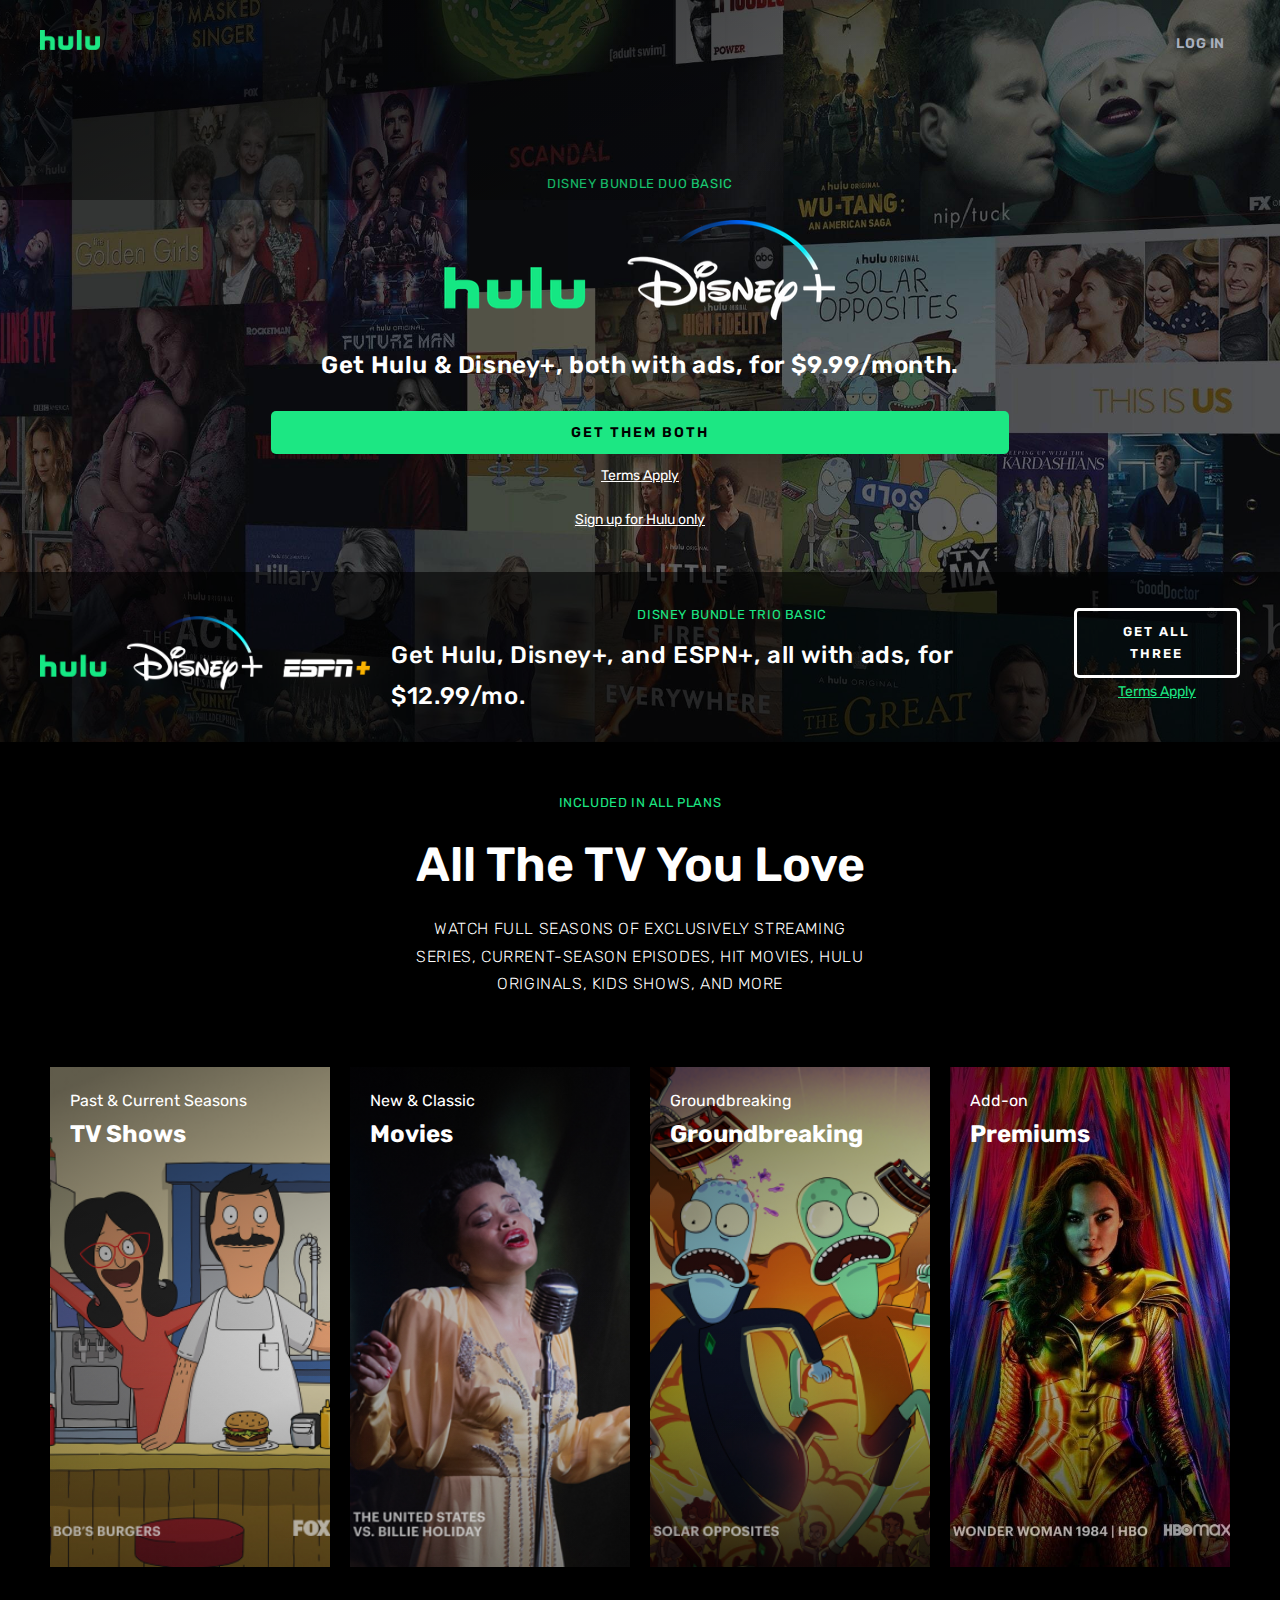
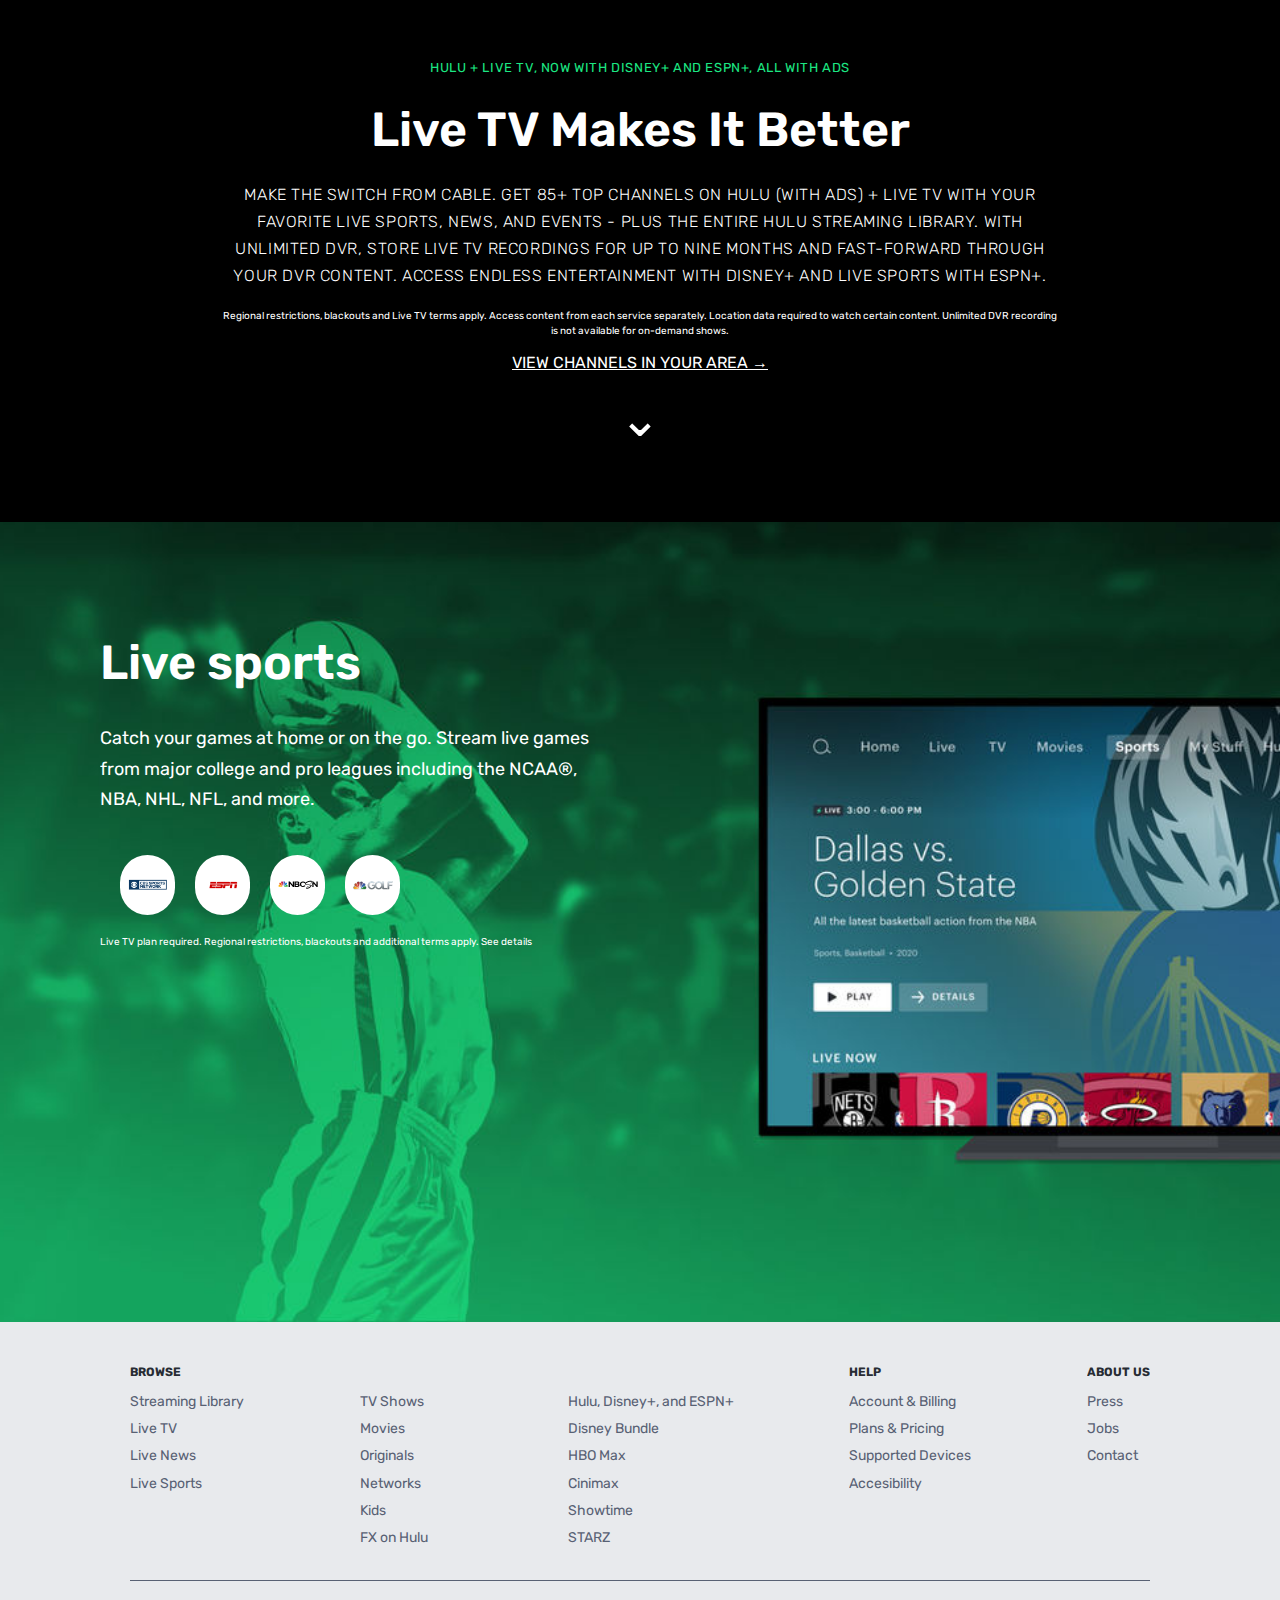
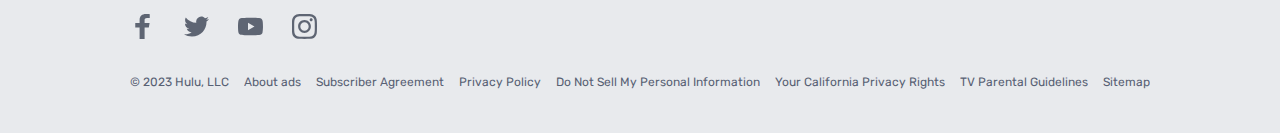
<file: index.html>
<!DOCTYPE html>
<html lang="en">
<head>
    <meta charset="UTF-8">
    <meta http-equiv="X-UA-Compatible" content="IE=edge">
    <meta name="viewport" content="width=device-width, initial-scale=1.0">
    <link rel="stylesheet" href="styles.css">
  
    <title>Hulu Clone @suzancodes</title>
</head>
<body>
    <header class="headerclass">
        <nav>
            <ul>
                <li>
                    <img src="./img/logo.png"  alt="HULU logo" class="hulu-logo">
                </li>
                <li>
                    


                    <button class="hamburger openmodal">
                        
                        <div class="div1"></div>
                        <div class="div1"></div>
                        <div class="div1"></div>
                
                        
                    </button>
                    <button class="hamburger closemodal">
                        
                        <div class="div1"></div>
                        <div class="div1"></div>
                        <div class="div1"></div>
                
                        
                    </button> 
                   
                    
            
                </li>
                <li class="login-btn-li">
                   <button class="login-btn">
                        LOG IN
                    </button>
                </li>
            </ul>
        </nav>
        <div class="login-modal-container">

       
            <div class="login-modal">
                <ul>
                <li><a href="#">Get the Hulu App</a></li>
                <li class="modal-2" ><a href="#" class="log-in-modal">Log In</a></li>
                
                 </ul>
               <button class="get-all-three-login-modal-btn">
                <a href="#" class="get-all-three-login-modal">Get All three</a>
               </button>
               
            </div>
        </div>
         
        <header class="header-content">
            <h4 class="header-text-1 repeated-style-text" >DISNEY BUNDLE DUO BASIC</h4>
            <img src="./img/huludisney.png" alt="hulu disney" class="hulu-disney-logo">
            <h3 class="header-text-2">Get Hulu & Disney+, both with ads, for $9.99/month.</h3>
            <button class="btn btn-getthemboth">
            GET THEM BOTH
            </button>
            <div class="header-links">
                <a href="#" class="header-link-1">Terms Apply</a>
               <a href="#" class="header-link-2">Sign up for Hulu only</a>
             </div>
            </header>
        <div class="mainmain">
        <div class="main-sub">
            <div class="logos">
                <img src="./img/logos.png" alt="" >
            </div>
            <div class="text">
                <h4 class="header-text-3 repeated-style-text" >DISNEY BUNDLE TRIO BASIC</h4>
                <h3 class="header-text-2 header-text-4">Get Hulu, Disney+, and ESPN+, all with ads, for $12.99/mo.</h3>
            </div>
        </div>
        <div class="button-link">

        
        <button class="btn getallthree">GET ALL THREE</button>
        <a href="#" class="header-link-1 buttonlink">Terms Apply</a>

    </div>
    </div>

    </header> 
    

<!-- sub header -->
<!-- INCLUDED IN ALL PLANS

. -->
<section class="first-section">
<h4 class=" repeated-style-text  common-section-text-1 " >INCLUDED IN ALL PLANS</h4>
<h2 class="common-section-text-2">All The TV You Love</h2>
<h4 class=" repeated-style-text common-section-text-3" >Watch full seasons of exclusively streaming series, current-season episodes, hit movies, Hulu Originals, kids shows, and more</h4>
</section>

<section class="second-section">
    <div class="covers">
        <div class="cover-1">
            <div class="cover-grad">  <!-- contains linear-gradient -->
                <div class="cover-text">
                    <div class="sub-title">
                        Past & Current Seasons
                    </div>
                    <h3>TV Shows</h3>
                </div>
            </div>
        </div>


        <div class="cover-2">
            <div class="cover-grad">
                <div class="cover-text">
                    <div class="sub-title">
                        New & Classic
                        
                    </div>
                    <h3>Movies</h3>
                </div>
            </div>
        </div>

        <div class="cover-3">
            <div class="cover-grad">
                <div class="cover-text">
                    <div class="sub-title">
                        Groundbreaking
                       
                    </div>
                    <h3>Groundbreaking</h3>
                </div>
            </div>
        </div>

        <div class="cover-4">
            <div class="cover-grad">
                <div class="cover-text">
                    <div class="sub-title">
                        Add-on
                        
                    </div>
                    <h3>Premiums</h3>
                </div>
            </div>
        </div>
    </div>

</section>

<section class="third-section">
    <div class="third-section-wrapper">
    <h4 class=" repeated-style-text  common-section-text-1 " >HULU + LIVE TV, NOW WITH DISNEY+ AND ESPN+, ALL WITH ADS</h4>
    <h2 class="common-section-text-2">Live TV Makes It Better</h2>
    <h4 class=" repeated-style-text common-section-text-3" >Make the switch from cable. Get 85+ top channels on Hulu (With Ads) + Live TV with your favorite live sports, news, and events - plus the entire Hulu streaming library. With Unlimited DVR, store Live TV recordings for up to nine months and fast-forward through your DVR content. Access endless entertainment with Disney+ and live sports with ESPN+.</h4>
    <p class="third-section-para common-legal-text">Regional restrictions, blackouts and Live TV terms apply. Access content from each service separately. Location data required to watch certain content. Unlimited DVR recording is not available for on-demand shows.</p>
<button class="viewchannels">
    <a href="#">VIEW CHANNELS IN YOUR AREA →</a>
</button>

<span class="down-arrow">⌄

</span>
</div>
</section>

<section class="section-4">
    <div class="section-4-content">
        <div class="section-4-text-1">
            Live sports
        </div>
        <div class="sub-text">
            Catch your games at home or on the go. Stream live games from major college and pro leagues including the NCAA®, NBA, NHL, NFL, and more.
        </div>
        <div class="live-sports-logo">
            <div>
                <img src="./img/live-sports-logo-1.png" alt="">
            </div>
            <div>
                <img src="./img/live-sports-logo-2.png" alt="">
            </div>
            <div>
                <img src="./img/live-sports-logo-3.svg" alt="">
            </div>
            <div>
                <img src="./img/live-sports-logo-4.png" alt="">
            </div>


            
            
        </div>
        <p class=" section-4-legal-text common-legal-text">Live TV plan required. Regional restrictions, blackouts and additional terms apply. See details</p>
    </div>
</section>
<footer>
<div class="footer-container">
    <div class="footer-lists">
        <details class="mob-details">
            <summary>BROWSE</summary>
            <ul>
           <li><a href="#">Streaming Library</a></li>
            <li><a href="#">Live TV</a></li>
            <li><a href="#">Live News</a></li>
            <li><a href="#">Live Sports</a></li>
        </ul>

        <ul>
                <li class="hidden-li list-head">willbehidden</li>
                <li><a href="#">TV Shows</a></li>
                <li><a href="#">Movies</a></li>
                <li><a href="#">Originals</a></li>
                <li><a href="#">Networks</a></li>
                <li><a href="#">Kids</a></li>
                <li><a href="#">FX on Hulu</a></li>
              </ul>
              <ul>
                <li class="hidden-li list-head">willbehidden</li>
                <li><a href="#">Hulu, Disney+, and ESPN+</a></li>
                <li><a href="#">Disney Bundle</a></li>
                <li><a href="#">HBO Max</a></li>
                <li><a href="#">Cinimax</a></li>
                <li><a href="#">Showtime</a></li>
                <li><a href="#">STARZ</a></li>
              </ul>
              <ul>
                <li class="list-head">HELP</li>
                <li><a href="#">Account & Billing</a></li>
                <li><a href="#">Plans & Pricing</a></li>
                <li><a href="#">Supported Devices</a></li>
                <li><a href="#">Accesibility</a></li>
              </ul>
              
        
           </details>

        <ul class="hidefordesktop">
            
            <li class="list-head">BROWSE</li>
            <li><a href="#">Streaming Library</a></li>
            <li><a href="#">Live TV</a></li>
            <li><a href="#">Live News</a></li>
            <li><a href="#">Live Sports</a></li>
          </ul>
          <ul class="hidefordesktop">

            
            <li class="hidden-li list-head">willbehidden</li>
            <li><a href="#">TV Shows</a></li>
            <li><a href="#">Movies</a></li>
            <li><a href="#">Originals</a></li>
            <li><a href="#">Networks</a></li>
            <li><a href="#">Kids</a></li>
            <li><a href="#">FX on Hulu</a></li>
          </ul>
          <ul class="hidefordesktop">
            <li class="hidden-li list-head">willbehidden</li>
            <li><a href="#">Hulu, Disney+, and ESPN+</a></li>
            <li><a href="#">Disney Bundle</a></li>
            <li><a href="#">HBO Max</a></li>
            <li><a href="#">Cinimax</a></li>
            <li><a href="#">Showtime</a></li>
            <li><a href="#">STARZ</a></li>
          </ul>

<details class="mob-details">
    <summary>HELP</summary>
    <ul>
        <li><a href="#">Account & Billing</a></li>
            <li><a href="#">Plans & Pricing</a></li>
            <li><a href="#">Supported Devices</a></li>
            <li><a href="#">Accesibility</a></li>
    </ul>
</details>
        
        <ul class="hidefordesktop">
            <li class="list-head">HELP</li>
            <li><a href="#">Account & Billing</a></li>
            <li><a href="#">Plans & Pricing</a></li>
            <li><a href="#">Supported Devices</a></li>
            <li><a href="#">Accesibility</a></li>
          </ul>

          <details class="mob-details">
            <summary>
                ABOUT US
            </summary>
            <ul>
                <li><a href="#">Press</a></li>
                <li><a href="#">Jobs</a></li>
                <li><a href="#">Contact</a></li>
            </ul>
          </details>
          <ul class="hidefordesktop">
            <li class="list-head">ABOUT US</li>
            <li><a href="#">Press</a></li>
            <li><a href="#">Jobs</a></li>
            <li><a href="#">Contact</a></li>
          </ul>

    </div>
    <div class="divider">

    </div>
    <div class="social-icons">
        <a href="#"><img src="img/facebook.svg" alt="" /></a>
          <a href="#"><img src="img/twitter.svg" alt="" /></a>
          <a href="#"><img src="img/youtube.svg" alt="" /></a>
          <a href="#"><img src="img/instagram.svg" alt="" /></a>
    </div>
    <div class="last-row-menus">
        <ul>
            <li>
                © 2023 Hulu, LLC
            </li>
            <li><a href="#">About ads</a></li>
            <li><a href="#">Subscriber Agreement</a></li>
            <li><a href="#">Privacy Policy</a></li>
            <li><a href="#">Do Not Sell My Personal Information</a></li>
            <li><a href="#">Your California Privacy Rights</a></li>
            <li><a href="#">TV Parental Guidelines</a></li>
            <li><a href="#">Sitemap</a></li>
        </ul>
    </div>
</div>
</footer>

<script src="script.js"></script>
</body>
</html>
</file>
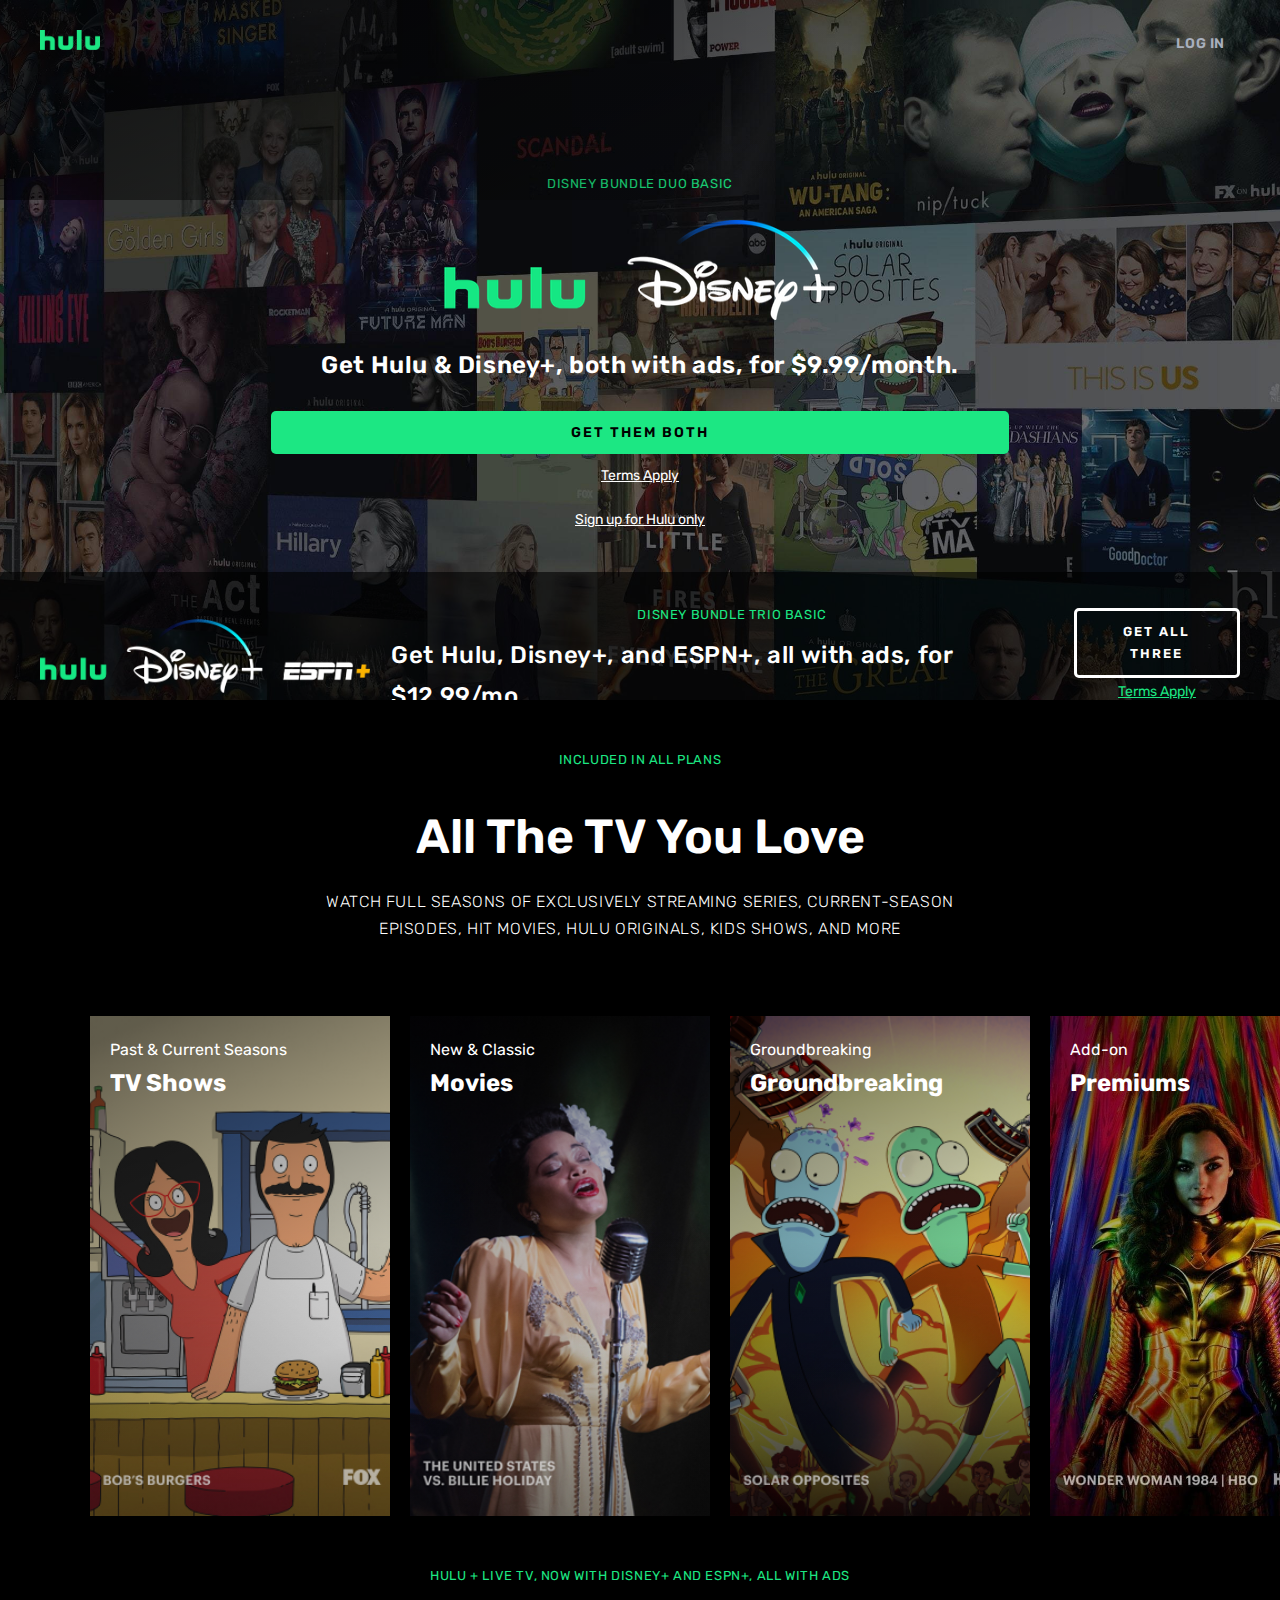
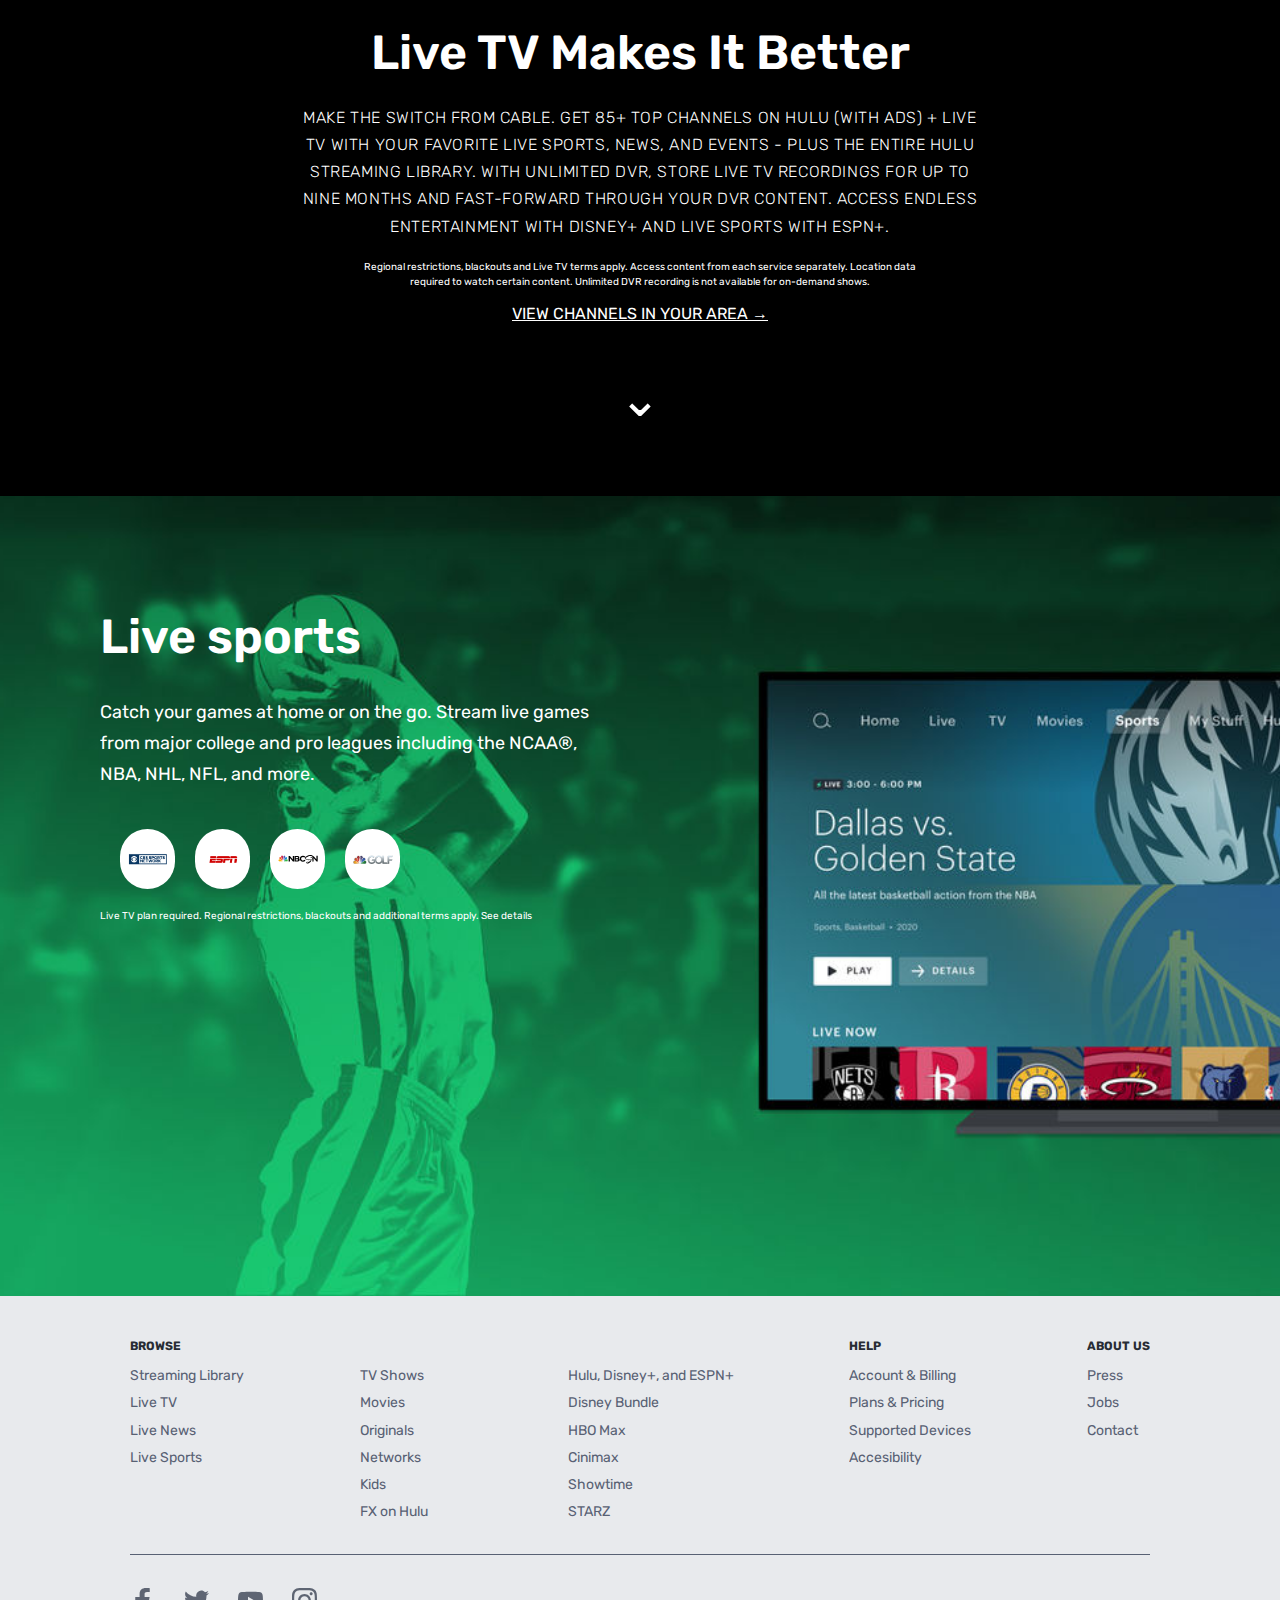
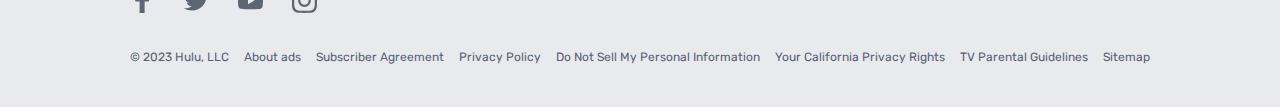
<file: hulu.html>
<!DOCTYPE html>
<html lang="en">
<head>
    <meta charset="UTF-8">
    <meta http-equiv="X-UA-Compatible" content="IE=edge">
    <meta name="viewport" content="width=device-width, initial-scale=1.0">
    <link rel="stylesheet" href="hulu.css">
    <link rel="stylesheet" href="mediaquery.css">
    <title>Hulu Clone @suzancodes</title>
</head>
<body>
    <header class="headerclass">
        <nav>
            <ul>
                <li>
                    <img src="./img/logo.png"  alt="HULU logo" class="hulu-logo">
                </li>
                <li>
                    


                    <button class="hamburger openmodal">
                        
                        <div class="div1"></div>
                        <div class="div1"></div>
                        <div class="div1"></div>
                    </div>
                        
                    </button>
                    <button class="hamburger closemodal">
                        
                        <div class="div1"></div>
                        <div class="div1"></div>
                        <div class="div1"></div>
                    </div>
                        
                    </button>
            
                </li>
                <li class="login-btn-li">
                   <button class="login-btn">
                        LOG IN
                    </button>
                </li>
            </ul>
        </nav>
        <div class="login-modal-container">
            <div class="login-modal">

           
            <ul>
                <li><a href="#">Get the Hulu App</a></li>
                <li class="modal-2" ><a href="#" class="log-in-modal">Log In</a></li>
                
            </ul>
            <button class="get-all-three-login-modal-btn">
                <a href="#" class="get-all-three-login-modal">Get All three</a>
            </button>
        </div>
        
        </div>
        <header class="header-content">
            <h4 class="header-text-1 repeated-style-text" >DISNEY BUNDLE DUO BASIC</h4>
            <img src="./img/huludisney.png" alt="hulu disney" class="hulu-disney-logo">
            <h3 class="header-text-2">Get Hulu & Disney+, both with ads, for $9.99/month.</h3>
            <button class="btn btn-getthemboth">
            GET THEM BOTH
            </button>
            <div class="header-links">
                <a href="#" class="header-link-1">Terms Apply</a>
               <a href="#" class="header-link-2">Sign up for Hulu only</a>
             </div>



        </header>
        <div class="mainmain">
        <div class="main-sub">
            <div class="logos">
                <img src="./img/logos.png" alt="" >
            </div>
            <div class="text">
                <h4 class="header-text-3 repeated-style-text" >DISNEY BUNDLE TRIO BASIC</h4>
                <h3 class="header-text-2 header-text-4">Get Hulu, Disney+, and ESPN+, all with ads, for $12.99/mo.</h3>
            </div>
        </div>
        <div class="button-link">

        
        <button class="btn getallthree">GET ALL THREE</button>
        <a href="#" class="header-link-1 buttonlink">Terms Apply</a>

    </div>
    </div>

    </header> 
    

<!-- sub header -->
<!-- INCLUDED IN ALL PLANS

. -->
<section class="first-section common-section">
<h4 class=" repeated-style-text  common-section-text-1 " >INCLUDED IN ALL PLANS</h4>
<h2 class="common-section-text-2">All The TV You Love</h2>
<h4 class=" repeated-style-text common-section-text-3" >Watch full seasons of exclusively streaming series, current-season episodes, hit movies, Hulu Originals, kids shows, and more</h4>
</section>

<section class="second-section">
    <div class="covers">
        <div class="cover-1">
            <div class="cover-grad">  <!-- contains linear-gradient -->
                <div class="cover-text">
                    <div class="sub-title">
                        Past & Current Seasons
                    </div>
                    <h3>TV Shows</h3>
                </div>
            </div>
        </div>


        <div class="cover-2">
            <div class="cover-grad">
                <div class="cover-text">
                    <div class="sub-title">
                        New & Classic
                        
                    </div>
                    <h3>Movies</h3>
                </div>
            </div>
        </div>

        <div class="cover-3">
            <div class="cover-grad">
                <div class="cover-text">
                    <div class="sub-title">
                        Groundbreaking
                       
                    </div>
                    <h3>Groundbreaking</h3>
                </div>
            </div>
        </div>

        <div class="cover-4">
            <div class="cover-grad">
                <div class="cover-text">
                    <div class="sub-title">
                        Add-on
                        
                    </div>
                    <h3>Premiums</h3>
                </div>
            </div>
        </div>
    </div>

</section>

<section class="third-section common-section">
    <h4 class=" repeated-style-text  common-section-text-1 " >HULU + LIVE TV, NOW WITH DISNEY+ AND ESPN+, ALL WITH ADS</h4>
    <h2 class="common-section-text-2">Live TV Makes It Better</h2>
    <h4 class=" repeated-style-text common-section-text-3" >Make the switch from cable. Get 85+ top channels on Hulu (With Ads) + Live TV with your favorite live sports, news, and events - plus the entire Hulu streaming library. With Unlimited DVR, store Live TV recordings for up to nine months and fast-forward through your DVR content. Access endless entertainment with Disney+ and live sports with ESPN+.</h4>
    <p class="third-section-para common-legal-text">Regional restrictions, blackouts and Live TV terms apply. Access content from each service separately. Location data required to watch certain content. Unlimited DVR recording is not available for on-demand shows.</p>
<button class="viewchannels">
    <a href="#">VIEW CHANNELS IN YOUR AREA →</a>
</button>

<span class="down-arrow">⌄</span>


    </section>





</section>

<section class="section-4">
    <div class="section-4-content">
        <div class="section-4-text-1">
            Live sports
        </div>
        <div class="sub-text">
            Catch your games at home or on the go. Stream live games from major college and pro leagues including the NCAA®, NBA, NHL, NFL, and more.
        </div>
        <div class="live-sports-logo">
            <div>
                <img src="./img/live-sports-logo-1.png" alt="">
            </div>
            <div>
                <img src="./img/live-sports-logo-2.png" alt="">
            </div>
            <div>
                <img src="./img/live-sports-logo-3.svg" alt="">
            </div>
            <div>
                <img src="./img/live-sports-logo-4.png" alt="">
            </div>


            
            
        </div>
        <p class=" section-4-legal-text common-legal-text">Live TV plan required. Regional restrictions, blackouts and additional terms apply. See details</p>
    </div>
</section>
<footer>
<div class="footer-container">
    <div class="footer-lists">
        <details class="mob-details">
            <summary>BROWSE</summary>
            <ul>
           <li><a href="#">Streaming Library</a></li>
            <li><a href="#">Live TV</a></li>
            <li><a href="#">Live News</a></li>
            <li><a href="#">Live Sports</a></li>
        </ul>

        <ul>
                <li class="hidden-li list-head">willbehidden</li>
                <li><a href="#">TV Shows</a></li>
                <li><a href="#">Movies</a></li>
                <li><a href="#">Originals</a></li>
                <li><a href="#">Networks</a></li>
                <li><a href="#">Kids</a></li>
                <li><a href="#">FX on Hulu</a></li>
              </ul>
              <ul>
                <li class="hidden-li list-head">willbehidden</li>
                <li><a href="#">Hulu, Disney+, and ESPN+</a></li>
                <li><a href="#">Disney Bundle</a></li>
                <li><a href="#">HBO Max</a></li>
                <li><a href="#">Cinimax</a></li>
                <li><a href="#">Showtime</a></li>
                <li><a href="#">STARZ</a></li>
              </ul>
              <ul>
                <li class="list-head">HELP</li>
                <li><a href="#">Account & Billing</a></li>
                <li><a href="#">Plans & Pricing</a></li>
                <li><a href="#">Supported Devices</a></li>
                <li><a href="#">Accesibility</a></li>
              </ul>
              
        
           </details>

        <ul class="hidefordesktop">
            
            <li class="list-head">BROWSE</li>
            <li><a href="#">Streaming Library</a></li>
            <li><a href="#">Live TV</a></li>
            <li><a href="#">Live News</a></li>
            <li><a href="#">Live Sports</a></li>
          </ul>
          <ul class="hidefordesktop">

            
            <li class="hidden-li list-head">willbehidden</li>
            <li><a href="#">TV Shows</a></li>
            <li><a href="#">Movies</a></li>
            <li><a href="#">Originals</a></li>
            <li><a href="#">Networks</a></li>
            <li><a href="#">Kids</a></li>
            <li><a href="#">FX on Hulu</a></li>
          </ul>
          <ul class="hidefordesktop">
            <li class="hidden-li list-head">willbehidden</li>
            <li><a href="#">Hulu, Disney+, and ESPN+</a></li>
            <li><a href="#">Disney Bundle</a></li>
            <li><a href="#">HBO Max</a></li>
            <li><a href="#">Cinimax</a></li>
            <li><a href="#">Showtime</a></li>
            <li><a href="#">STARZ</a></li>
          </ul>

<details class="mob-details">
    <summary>HELP</summary>
    <ul>
        <li><a href="#">Account & Billing</a></li>
            <li><a href="#">Plans & Pricing</a></li>
            <li><a href="#">Supported Devices</a></li>
            <li><a href="#">Accesibility</a></li>
    </ul>
</details>





          <ul class="hidefordesktop">
            <li class="list-head">HELP</li>
            <li><a href="#">Account & Billing</a></li>
            <li><a href="#">Plans & Pricing</a></li>
            <li><a href="#">Supported Devices</a></li>
            <li><a href="#">Accesibility</a></li>
          </ul>

          <details class="mob-details">
            <summary>
                ABOUT US
            </summary>
            <ul>
                <li><a href="#">Press</a></li>
                <li><a href="#">Jobs</a></li>
                <li><a href="#">Contact</a></li>
            </ul>
          </details>
          <ul class="hidefordesktop">
            <li class="list-head">ABOUT US</li>
            <li><a href="#">Press</a></li>
            <li><a href="#">Jobs</a></li>
            <li><a href="#">Contact</a></li>
          </ul>

    </div>
    <div class="divider">

    </div>
    <div class="social-icons">
        <a href="#"><img src="img/facebook.svg" alt="" /></a>
          <a href="#"><img src="img/twitter.svg" alt="" /></a>
          <a href="#"><img src="img/youtube.svg" alt="" /></a>
          <a href="#"><img src="img/instagram.svg" alt="" /></a>
    </div>
    <div class="last-row-menus">
        <ul>
            <li>
                © 2023 Hulu, LLC
            </li>
            <li><a href="#">About ads</a></li>
            <li><a href="#">Subscriber Agreement</a></li>
            <li><a href="#">Privacy Policy</a></li>
            <li><a href="#">Do Not Sell My Personal Information</a></li>
            <li><a href="#">Your California Privacy Rights</a></li>
            <li><a href="#">TV Parental Guidelines</a></li>
            <li><a href="#">Sitemap</a></li>
           







        </ul>
    </div>
</div>





</footer>

<script src="script.js"></script>
</body>
</html>
</file>
<file: styles.css>
@import url('https://fonts.googleapis.com/css2?family=Hanken+Grotesk:wght@500;700;800&family=Rubik:wght@300;400;600;700&display=swap');

*
{
    margin: 0px;
    padding: 0px;
    box-sizing: border-box;
    font-family: 'Rubik', sans-serif;
    line-height: 1.7;
    overflow-x: hidden;   /*avoid horizontal scroll*/
    

}

:root{
    --transition-duration: 150ms;
}

body{
    background: #000;
}

ul
{
    list-style: none;
}
img
{
    width: 100%;
}
.headerclass
{
    position: relative;
    background-image: url("./img/header.jpg");
    background-repeat: none;

    background-position: center center;
    background-size: cover;
}
.headerclass::after
{
    content: "";
    position: absolute;
    top: 0;
    left: 0;
    width: 100%;
    height: 200px; /*we want linear gradient to be 200px or little from top so*/
    z-index: 1;    /*logo and nav goes behind the linear gradient so to show them in front of gradient we use z index we increse z index for nav and logo*/
    background: linear-gradient(
        156.82deg,
        rgba(0, 0, 0, 0.6) 4.58%,
        rgba(0, 0, 0, 0) 69.61%
      ),
      linear-gradient(24.5deg, rgba(0, 0, 0, 0.2) 4.71%, rgba(0, 0, 0, 0) 71.49%);
}
.headerclass nav ul 
{
    display: flex;
    justify-content: space-between;
    align-items: center;
    padding: 24px 40px;
    z-index: 2;
    position: relative;
}
.hamburger
{
    display: none;
    
}


.hulu-logo
{
    
    width: 60px;
    height: 20px;

}
.hulu-disney-logo
{
    width: 400px;
    height: 100px;
}
.login-btn
{
    background: none;
    border: none;
    text-transform: uppercase;
    font-weight: 600;
    font-size: 14px;
    letter-spacing:0.6px;
    color:#A8AFBD;
    cursor: pointer;
    padding: 8px 15px;
    border-radius: 10px;
    transition: var(--transition-duration) ease-in;
}
.login-btn:hover
{
background-color: #323843;
}


/* header content starts here */
.header-content
{
    display: flex;
    flex-direction: column;
    justify-content: flex-start;
    align-items: center;
    margin-top: 60px;
    color: white;
}
.repeated-style-text
{
    text-transform: uppercase;
color:#1CE783;
font-size: 13px;
font-weight: 400;
letter-spacing: .6px;
margin:25px 0px;
}
.header-text-2
{
    font-size: 24px;
    font-weight: 600;
    letter-spacing: .6px;
    margin:25px 0px;
    color: white;

}

.btn 
{
    display: inline-block;
    background-color: #1ce783;
    color:black;
    padding: 10px 300px;
    font-weight: 600;
    letter-spacing: 2px;
    cursor: pointer;
    font-size: 14px;
    border-radius: 5px;
    border: none;
    transition: opacity var(--transition-duration) ease-in;
    

}

.btn-getthemboth:hover
{
    opacity: 0.6;
    
}
.header-links
{
    display: flex;
    flex-direction: column;
    align-items: center;
    justify-content: center;
    

}

.header-link-1
{
    color: white;
    
    margin: 10px 0px 20px 0px;
    font-size: 14px;


}
.header-link-2
{
    
    color: white;
    font-size: 14px;

}

.main-sub
{
   
    display: flex;
    align-items: center;
    justify-content: flex-start;
   
}

.text
{
    display: flex;
    flex-direction: column;
    justify-content: center;
    align-items: center;
    margin-left: 20px;
}
.header-text-3
{
    margin:8px 0px;
}
.header-text-4
{
    margin:1px;
    font-weight: 500;

}
.logos
{
    width: 340px;
}
.button-link
{
    display: flex;
    flex-direction: column;
    align-items: center;
    justify-content: center;
}
.getallthree
{
    background-color: transparent;
    color:white;
    padding: 10px 20px;
    font-size: 13px;
    border-radius: 5px;
    border: 3px solid white;
    transition: var(--transition-duration) ease-in;
}
.getallthree:hover
{
    background-color: white;
    color: black;
}
.buttonlink 
{
    margin: 2px;
    color:#1CE783;
}
.mainmain
{
    display: flex;
    justify-content: space-between;
    align-items: center;
    background-color: hsl(0, 0%, 0%,0.6);
  
    padding: 24px 40px;
    margin-top: 40px;
}
/* sub header */




.common-section
{
    flex-direction: column;
    display: flex;
    justify-content: center;
    align-items: center;
     padding: 24px 240px;


}
.common-section-text-1
{
    margin: 10px 0px;
}
.common-section-text-2
{
color: white;
font-size: 48px;
font-weight: 600;

}
h2.common-section-text-2{
    text-align: center;
}

.common-section-text-3
{
color: white;
font-weight: 300;
font-size: 16px;
margin: 10px 0px;
text-align: center;

}

.first-section{
    padding: 0 !important;
    display: flex;
    flex-direction: column;
    align-items: center;
    justify-content: center;
    max-width: 450px;
    margin: 40px auto;

}


/* second sections starts here */

.second-section{
    background-color: #000;
}

.covers
{
    display: flex;
    flex-wrap: wrap;
    justify-content: center;
    gap:20px;
    padding: 20px;
    max-width: 1300px;
    margin: auto;
}
.covers>div   /*targeting the first all first divs inside the covers i.e cover1,2,3.. */
{
    flex: 1 1 320px;
    height: 500px;    /*this will give height to each individual FIRST divs */
    max-width: 280px;
    position: relative;    /*we want text inside these individual covers to be absoute*/
    background-repeat: no-repeat;
    background-position: center top;
    background-size: cover;
}
.covers .cover-grad
{
    height: 100%;
background: linear-gradient(
      156.82deg,
      rgba(0, 0, 0, 0.6) 4.58%,
      rgba(0, 0, 0, 0) 69.61%
    ),
    linear-gradient(24.5deg, rgba(0, 0, 0, 0.2) 4.71%, rgba(0, 0, 0, 0) 71.49%);
    padding: 20px;
}

.cover-1
{
    background: url(./img/cover-1.jpg);

}
.cover-2
{
    background: url(./img/cover-2.jpg);
}
.cover-3
{
    background: url(./img/cover-3.jpg);
}
.cover-4
{
    background: url(./img/cover-4.jpg);
}
.covers .cover-text
{
    color: white;
}
.cover-text .sub-title
{
    font-size: 16px;
    font-weight: 400;
}
.cover-text h3
{
    font-size: 24px;
}
/* second sections ends here */



/* third section starts here */

.third-section-wrapper{
    max-width: 900px;
    margin: 30px auto;
    padding: 30px;
    display: flex;
    flex-direction: column;
    align-items: center;
}

.common-legal-text
{
    color: white;
    margin: 10px 0px;
    /* padding: 0px 120px; */
    font-size: 10px;
    line-height: 15px;
    text-align: center;
}

.viewchannels
{
    background-color: transparent;
    color: white;
    border: none;
}
.viewchannels a
{
    color: white;
    font-size: 16px;

}
.down-arrow
{
    color: white;
    font-size: 50px;
}

/* third section ends here */


/* Fourth section starts here */
.section-4
{
   height: 800px;
    background: url(./img/live-sports.jpg);
    background-position: center center;
    background-repeat: no-repeat;
    background-size: cover;
    position: relative;
    color: white;
}
.section-4-content
{
    position: absolute;
    top: 100px;
    left: 100px;
    max-width: 500px;
}
.section-4-text-1
{
    font-size: 48px;
    font-weight: 600;
   
}
.sub-text
{
    margin-top: 20px;
    font-size: 18px;
}




.live-sports-logo>div
{
   width: 60px;
   height: 60px;
   border-radius:100px;
   display: flex;
    justify-content: center;
    align-items: center;
    background-color: white;
    margin-left: 20px;


   
}
.live-sports-logo img
{
  width: 40px;
    
    
}
.live-sports-logo
{
    width: 300px;
    margin-top: 40px;
    display: flex;
    flex-direction: row;
    justify-content: center;
    align-items: center;
}
.section-4-legal-text
{
    margin-top: 20px;
padding: 0px; 
    text-align: left; 
}



/* Fourth section ends here */

/* footer section */
footer
{
    background-color: #e8eaed;
    color:#586174 ;
}
.footer-container
{
    max-width: 1100px;
    padding:40px;
    margin:auto;
    
}
.footer-lists
{
   display: flex;
   justify-content: space-between;
}
.footer-lists .list-head

{
    font-size: 12px;
    text-transform: uppercase;
    font-weight: bold;
    margin-bottom: 5px;
    color:#272c34;
}
.hidden-li
{
    visibility: hidden;
}

.footer-lists a
{
    text-decoration: none;
    color:#586174 ;
    font-size: 14px;
}
.divider
{
    width: 100%; /*footer width is set to 1100px so it will take full width*/
    height: 4px;
    border-top:1px solid #586174;
    margin: 30px 0px;
}
.social-icons img
{
    width: 25px;
    height: 25px;
    margin-right: 25px;
}
.last-row-menus ul

{
    margin-top: 25px;
    font-size: 12px;
    display: flex;
    justify-content: space-between;
  
}
.last-row-menus ul a
{
    text-decoration: none;
    color:#586174 ;
}

.mob-details
{
    display: none;
}

/* login modal window */
.login-modal-container
{
    position: absolute;
    top: 60px;
    right: 40px;
    display: none;
    z-index: 4;
}
.login-modal
{
    background-color:#323843;
    height: 140px;
    max-width: 275px;
    display: flex;
    align-items: center;
    flex-direction: column;
    border-radius: 8px;
    border: none;
    
    
    
}

.login-modal ul
{
   text-align: center;
}
.login-modal ul li
{
    margin-top: 10px;

}
.log-in-modal
{
    font-size: 14px;
    text-transform: uppercase;
    font-weight: 400;
}
.login-modal li a
{

    color: #a8afbd;
    text-decoration: none;
}
.get-all-three-login-modal-btn
{
    margin-top: 10px;
    background-color: black;
    padding: 12px 75px;
    border: none;
    border-radius: 8px;
}

.get-all-three-login-modal
{
    text-decoration: none;
    color: white;
    height: 100px;
    font-size: 14px;
    text-transform: uppercase;
    color: #a8afbd;
}

/* media queries */
@media(max-width:768px)
{
   
   /* header section */
    .header-content
    {
    margin-top: 20px;
    }
    .hulu-disney-logo
    {
        width: 180px;
        height: auto;
    }
    .header-text-2
    {
        font-size: 14px;
        font-weight: 600;
        letter-spacing: .6px;
        margin:25px 60px;
       text-align: center;
}
    .btn 
{
padding: 5px 50px;
letter-spacing: .6px;
font-size: 12px;
}
.header-link-1
{
margin: 10px;
  }
    
.login-btn-li
{
    display: none;
}
.hamburger
{
    display: inline;
    border: none;
    cursor: pointer;
    padding: 8px;
    border-radius: 8px;
background-color: #323843;
}
.closemodal
{
     display: none;
    }
.div1
{
    height: 2px;
    width: 15px;
    margin: 2px;
    border: none;
    border-radius: 5px;
    background-color: white;
}

.main-sub
{
flex-direction: column-reverse;
}
.header-text-3
{
    margin:8px 0px;
}
.header-text-4
{
    margin:1px;
    font-weight: 500;
}
.logos
{
    margin: 5px;
    width: 180px;
    height: 40px;
}

.getallthree
{
    margin-top: 10px;
    
}

.mainmain
{
   
flex-direction: column;
    
}





/* sub header section */

/* section first media query starts here */


.common-section
{
    /* border: 2px solid red; */
     padding:10px;


}
common-section-text-1
{
   
    margin: 0px;
}
.common-section-text-2
{
    font-size: 32px;
}
.common-section-text-3
{
font-size: 12px;
margin: 5px 0px;
padding: 0px 20px;
}


/* section first media query ends here */



/* section second media query starts here */

.covers .cover-text
{
  
   

    top: 5px;
    left: 5px;
}
.cover-text .sub-title
{
    font-size: 12px;
    font-weight: 400;
}
.cover-text h3
{
    font-size: 16px;
}


/* section second media query ends here */







/* Fourth section starts here */
.section-4
{

    background: url(./img/live-sports-small.jpg);
    background-size: contain;
    
}
.section-4-content
{
    margin-top: 40px;
    position: absolute;
    top: 30px;
    left: 30px;
    max-width: 500px;
}
.section-4-text-1
{
    font-size: 32px;
   text-align: center;
   
}
.sub-text
{
   text-align: center;
    font-size: 16px;
}




.live-sports-logo>div
{
   width: 60px;
   height: 60px;
   border-radius:100px;
   display: flex;
    justify-content: center;
    align-items: center;
    background-color: white;

   
}
.live-sports-logo img
{
  width: 40px;
    
    
}
.live-sports-logo
{
    width: 300px;
    margin-top: 40px;
    display: flex;
    flex-direction: row;
    justify-content: space-between;
    align-items: center;
}
.section-4-legal-text
{
    margin-top: 20px;
padding: 0px; 
    text-align: left; 
}
 


/* Fourth section ends here */

/* footer section starts here */
.footer-lists
{
  flex-direction: column;
}
.last-row-menus ul

{
    margin-top: 10px;
    font-size: 12px;
    display: flex;
    justify-content: space-between;
    flex-wrap: wrap;
  
}

/* footer section ends here */
/* for details and summary tag section */
.mob-details
{
    display: inline-flex;
    margin-top: 10px;
}
.hidefordesktop
{
    display: none;
}
}
</file>
<file: hulu.css>
@import url('https://fonts.googleapis.com/css2?family=Hanken+Grotesk:wght@500;700;800&family=Rubik:wght@300;400;600;700&display=swap');

*
{
    margin: 0px;
    padding: 0px;
    box-sizing: border-box;
    font-family: 'Rubik', sans-serif;
    line-height: 1.7;
    overflow-x: hidden;   /*avoid horizontal scroll*/
    

}

ul
{
    list-style: none;
}
img
{
    width: 100%;
}
.headerclass
{
    position: relative;
  height: 700px;
    background-image: url("./img/header.jpg");
    background-repeat: none;

    background-position: center center;
    background-size: cover;
}
.headerclass::after
{
    content: "";
    position: absolute;
    top: 0;
    left: 0;
    width: 100%;
    height: 200px; /*we want linear gradient to be 200px or little from top so*/
    z-index: 1;    /*logo and nav goes behind the linear gradient so to show them in front of gradient we use z index we increse z index for nav and logo*/
    background: linear-gradient(
        156.82deg,
        rgba(0, 0, 0, 0.6) 4.58%,
        rgba(0, 0, 0, 0) 69.61%
      ),
      linear-gradient(24.5deg, rgba(0, 0, 0, 0.2) 4.71%, rgba(0, 0, 0, 0) 71.49%);
}
.headerclass nav ul 
{
    display: flex;
    justify-content: space-between;
    align-items: center;
    padding: 24px 40px;
    z-index: 2;
    position: relative;
}
.hamburger
{
    display: none;
    
}


.hulu-logo
{
    
    width: 60px;
    height: 20px;

}
.hulu-disney-logo
{
    width: 400px;
    height: 100px;
}
.login-btn
{
    background: none;
    border: none;
    text-transform: uppercase;
    font-weight: 600;
    font-size: 14px;
    letter-spacing:0.6px;
    color:#A8AFBD;
    cursor: pointer;
    padding: 8px 15px;
    border-radius: 10px;
}
.login-btn:hover
{
background-color: #323843;
}


/* header content starts here */
.header-content
{
    display: flex;
    flex-direction: column;
    justify-content: flex-start;
    align-items: center;
    margin-top: 60px;
    color: white;
}
.repeated-style-text
{
    text-transform: uppercase;
color:#1CE783;
font-size: 13px;
font-weight: 400;
letter-spacing: .6px;
margin:25px 0px;
}
.header-text-2
{
    font-size: 24px;
    font-weight: 600;
    letter-spacing: .6px;
    margin:25px 0px;
    color: white;

}

.btn 
{
    display: inline-block;
    background-color: #1ce783;
    color:black;
    padding: 10px 300px;
    font-weight: 600;
    letter-spacing: 2px;
    cursor: pointer;
    font-size: 14px;
    border-radius: 5px;
    border: none;
    

}

.btn-getthemboth:hover
{
    opacity: 0.6;
    
}
.header-links
{
    display: flex;
    flex-direction: column;
    align-items: center;
    justify-content: center;
    

}

.header-link-1
{
    color: white;
    
    margin: 10px 0px 20px 0px;
    font-size: 14px;


}
.header-link-2
{
    
    color: white;
    font-size: 14px;

}

.main-sub
{
   
    display: flex;
    align-items: center;
    justify-content: flex-start;
   
}

.text
{
    display: flex;
    flex-direction: column;
    justify-content: center;
    align-items: center;
    margin-left: 20px;
}
.header-text-3
{
    margin:8px 0px;
}
.header-text-4
{
    margin:1px;
    font-weight: 500;

}
.logos
{
    width: 340px;
    height: 76px;
}
.button-link
{
    display: flex;
    flex-direction: column;
    align-items: center;
    justify-content: center;
}
.getallthree
{
    background-color: transparent;
    color:white;
    padding: 10px 20px;
    font-size: 13px;
    border-radius: 5px;
    border: 3px solid white;
}
.getallthree:hover
{
    background-color: white;
    color: black;
}
.buttonlink 
{
    margin: 2px;
    color:#1CE783;
}
.mainmain
{
    display: flex;
    justify-content: space-between;
    align-items: center;
    background-color: hsl(0, 0%, 0%,0.6);
  
    padding: 24px 40px;
    margin-top: 40px;
}
/* sub header */




.common-section
{
    background-color: black;
    flex-direction: column;
    display: flex;
    justify-content: center;
    align-items: center;
     padding: 24px 240px;


}
common-section-text-1
{
    margin: 10px 0px;
}
.common-section-text-2
{
color: white;
font-size: 48px;
font-weight: 600;

}

.common-section-text-3
{
color: white;
font-weight: 300;
font-size: 16px;
margin: 10px 0px;
padding: 0px 60px;
text-align: center;

}


/* second sections starts here */

.covers
{
    display: grid;
    grid-template-columns: repeat(4,1fr);
    gap:20px;
    padding: 40px 90px 0px;
    background-color: black ;
}
.covers>div   /*targeting the first all first divs inside the covers i.e cover1,2,3.. */
{
    height: 500px;    /*this will give height to each individual FIRST divs */
    width: 300px;
    
    position: relative;    /*we want text inside these individual covers to be absoute*/
}
.covers .cover-grad
{
    /* ignore:::) we want gradient to cover full so we postion it to absolute,top left to zero so that i starts from top and left,width height 100% so that it covers full div xD */
    position: absolute;
    top: 0;  
    left: 0;
    width: 100%;
    height: 100%;
background: linear-gradient(
      156.82deg,
      rgba(0, 0, 0, 0.6) 4.58%,
      rgba(0, 0, 0, 0) 69.61%
    ),
    linear-gradient(24.5deg, rgba(0, 0, 0, 0.2) 4.71%, rgba(0, 0, 0, 0) 71.49%);
}

.cover-1
{
    background: url(./img/cover-1.jpg);
    background-repeat: no-repeat;
    background-position: center center;
    background-size: cover;
}
.cover-2
{
    background: url(./img/cover-2.jpg);
    background-repeat: no-repeat;
    background-position: center center;
    background-size: cover;
}
.cover-3
{
    background: url(./img/cover-3.jpg);
    background-repeat: no-repeat;
    background-position: center center;
    background-size: cover;
}
.cover-4
{
    background: url(./img/cover-4.jpg);
    background-repeat: no-repeat;
    background-position: center center;
    background-size: cover;
}
.covers .cover-text
{
  
    position: absolute;
    color: white;
    text-align:left;

    top: 20px;
    left: 20px;
}
.cover-text .sub-title
{
    font-size: 16px;
    font-weight: 400;
}
.cover-text h3
{
    font-size: 24px;
}
/* second sections ends here */



/* third section starts here */

.common-legal-text
{
    color: white;
    margin: 10px 0px;
    padding: 0px 120px;
    font-size: 10px;
    line-height: 15px;
    text-align: center;
}

.viewchannels
{
    background-color: transparent;
    color: white;
    border: none;
}
.viewchannels a
{
    color: white;
    font-size: 16px;

}
.down-arrow
{
    color: white;
    font-size: 50px;
    margin: 30px 0px;
}

/* third section ends here */


/* Fourth section starts here */
.section-4
{
   height: 800px;
    background: url(./img/live-sports.jpg);
    background-position: center center;
    background-repeat: no-repeat;
    background-size: cover;
    position: relative;
    color: white;
}
.section-4-content
{
    position: absolute;
    top: 100px;
    left: 100px;
    max-width: 500px;
}
.section-4-text-1
{
    font-size: 48px;
    font-weight: 600;
   
}
.sub-text
{
    margin-top: 20px;
    font-size: 18px;
}




.live-sports-logo>div
{
   width: 60px;
   height: 60px;
   border-radius:100px;
   display: flex;
    justify-content: center;
    align-items: center;
    background-color: white;
    margin-left: 20px;


   
}
.live-sports-logo img
{
  width: 40px;
    
    
}
.live-sports-logo
{
    width: 300px;
    margin-top: 40px;
    display: flex;
    flex-direction: row;
    justify-content: center;
    align-items: center;
}
.section-4-legal-text
{
    margin-top: 20px;
padding: 0px; 
    text-align: left; 
}



/* Fourth section ends here */

/* footer section */
footer
{
    background-color: #e8eaed;
    color:#586174 ;
}
.footer-container
{
    max-width: 1100px;
    padding:40px;
    margin:auto;
    
}
.footer-lists
{
   display: flex;
   justify-content: space-between;
}
.footer-lists .list-head

{
    font-size: 12px;
    text-transform: uppercase;
    font-weight: bold;
    margin-bottom: 5px;
    color:#272c34;
}
.hidden-li
{
    visibility: hidden;
}

.footer-lists a
{
    text-decoration: none;
    color:#586174 ;
    font-size: 14px;
}
.divider
{
    width: 100%; /*footer width is set to 1100px so it will take full width*/
    height: 4px;
    border-top:1px solid #586174;
    margin: 30px 0px;
}
.social-icons img
{
    width: 25px;
    height: 25px;
    margin-right: 25px;
}
.last-row-menus ul

{
    margin-top: 25px;
    font-size: 12px;
    display: flex;
    justify-content: space-between;
  
}
.last-row-menus ul a
{
    text-decoration: none;
    color:#586174 ;
}

.mob-details
{
    display: none;
}

/* login modal window */
.login-modal-container
{
    position: absolute;
    top: 60px;
    right: 40px;
    display: none;
}
.login-modal
{
    background-color:#323843;
    height: 140px;
    max-width: 275px;
    display: flex;
    align-items: center;
    flex-direction: column;
    border-radius: 8px;
    border: none;
    
    
}
.login-modal ul
{
   text-align: center;
}
.login-modal ul li
{
    margin-top: 10px;

}
.log-in-modal
{
    font-size: 14px;
    text-transform: uppercase;
    font-weight: 400;
}
.login-modal li a
{

    color: #a8afbd;
    text-decoration: none;
}
.get-all-three-login-modal-btn
{
    margin-top: 10px;
    background-color: black;
    padding: 12px 75px;
    border: none;
    border-radius: 8px;
}

.get-all-three-login-modal
{
    text-decoration: none;
    color: white;
    height: 100px;
    font-size: 14px;
    text-transform: uppercase;
    color: #a8afbd;
}
</file>
<file: mediaquery.css>
/* media queries */
@media(max-width:768px)
{
   
   /* header section */
    .header-content
    {
    margin-top: 20px;
    }
    .hulu-disney-logo
    {
        width: 180px;
        height: auto;
    }
    .header-text-2
    {
        font-size: 14px;
        font-weight: 600;
        letter-spacing: .6px;
        margin:25px 60px;
       text-align: center;

    
    }
    .btn 
{
padding: 5px 50px;
letter-spacing: .6px;
font-size: 12px;
}
.header-link-1
{
margin: 10px;
  


}
    
.login-btn-li
{
    display: none;
}
.hamburger
{
    display: inline;
  
    border: none;
    cursor: pointer;
    padding: 8px;
    border-radius: 8px;
background-color: #323843;

    

}
.closemodal
{
    display: none;
    background-color: blue;
}
.div1
{
    height: 2px;
    width: 15px;
    margin: 2px;
    border: none;
    border-radius: 5px;
    background-color: white;
}

.main-sub
{
flex-direction: column-reverse;
}
.header-text-3
{
    margin:8px 0px;
}
.header-text-4
{
    margin:1px;
    font-weight: 500;


}
.logos
{
    margin: 5px;
    width: 180px;
    height: 40px;
}

.getallthree
{
    margin-top: 10px;
    
}

.mainmain
{
   
flex-direction: column;
    
}





/* sub header section */

/* section first media query starts here */


.common-section
{
    /* border: 2px solid red; */
     padding:10px;


}
common-section-text-1
{
   
    margin: 0px;
}
.common-section-text-2
{
    font-size: 32px;
}
.common-section-text-3
{
font-size: 12px;
margin: 5px 0px;
padding: 0px 20px;
}


/* section first media query ends here */



/* section second media query starts here */

.covers{
   
    grid-template-columns: 1fr 1fr;
    padding: 20px;
    row-gap: 20px;
    
   

}
.covers>div 
{
    
height: 250px;
width: 160px;


}

.covers .cover-text
{
  
   

    top: 5px;
    left: 5px;
}
.cover-text .sub-title
{
    font-size: 12px;
    font-weight: 400;
}
.cover-text h3
{
    font-size: 16px;
}


/* section second media query ends here */







/* Fourth section starts here */
.section-4
{

    background: url(./img/live-sports-small.jpg);
    background-size: contain;
    
}
.section-4-content
{
    margin-top: 40px;
    position: absolute;
    top: 30px;
    left: 30px;
    max-width: 500px;
}
.section-4-text-1
{
    font-size: 32px;
   text-align: center;
   
}
.sub-text
{
   text-align: center;
    font-size: 16px;
}




.live-sports-logo>div
{
   width: 60px;
   height: 60px;
   border-radius:100px;
   display: flex;
    justify-content: center;
    align-items: center;
    background-color: white;

   
}
.live-sports-logo img
{
  width: 40px;
    
    
}
.live-sports-logo
{
    width: 300px;
    margin-top: 40px;
    display: flex;
    flex-direction: row;
    justify-content: space-between;
    align-items: center;
}
.section-4-legal-text
{
    margin-top: 20px;
padding: 0px; 
    text-align: left; 
}
 


/* Fourth section ends here */

/* footer section starts here */
.footer-lists
{
  flex-direction: column;
}
.last-row-menus ul

{
    margin-top: 10px;
    font-size: 12px;
    display: flex;
    justify-content: space-between;
    flex-wrap: wrap;
  
}

/* footer section ends here */
/* for details and summary tag section */
.mob-details
{
    display: inline-flex;
    margin-top: 10px;
}
.hidefordesktop
{
    display: none;
}
}
</file>
